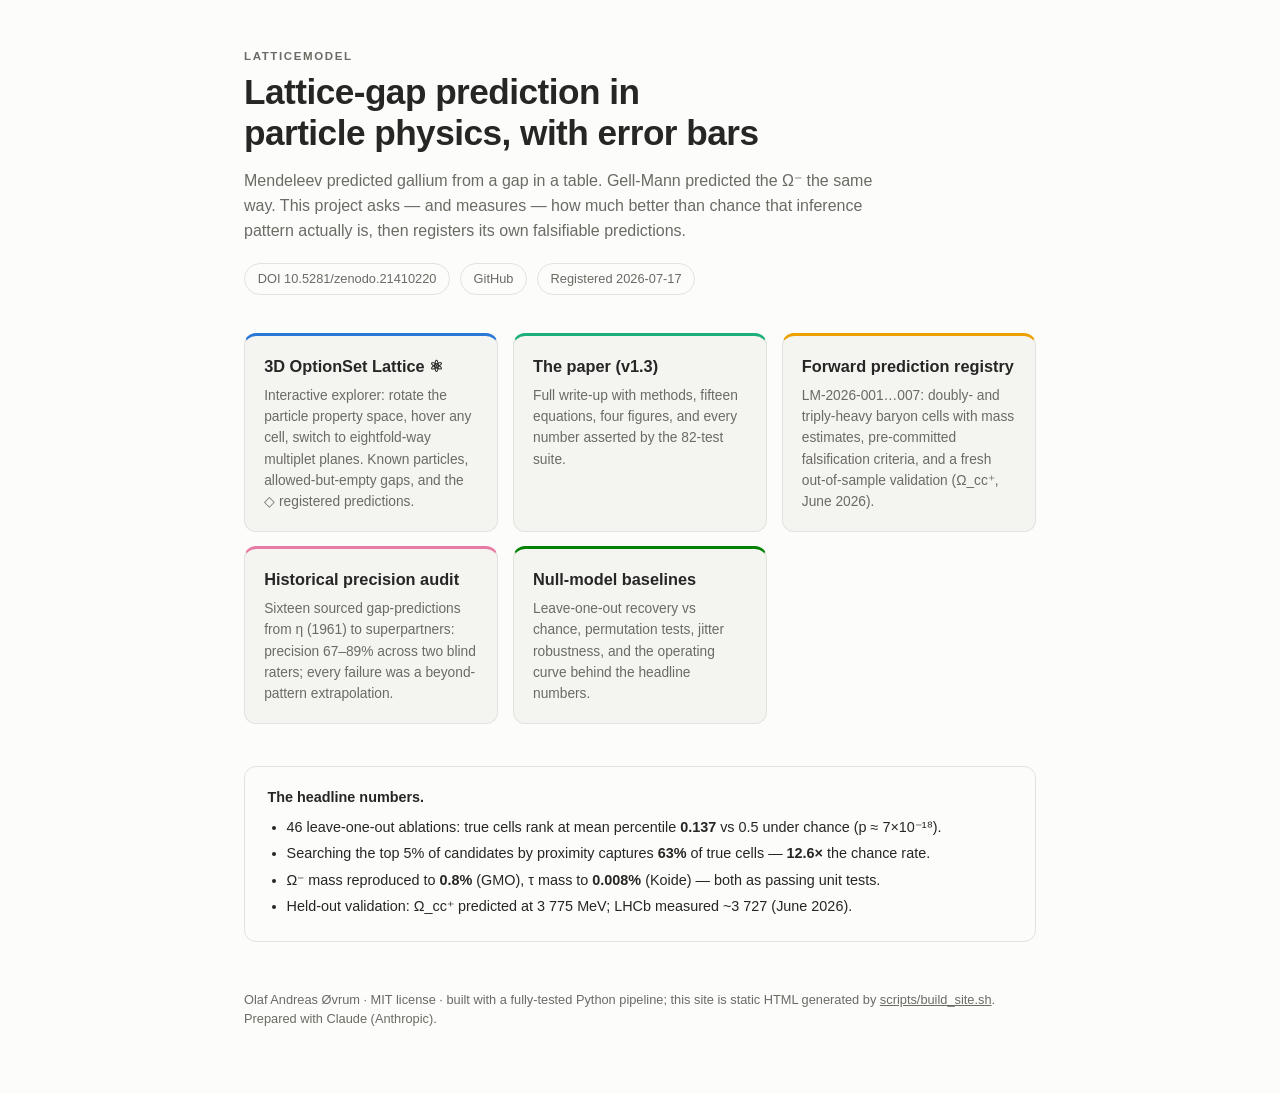
<file: docs/index.html>
<!doctype html>
<html lang="en">
<head>
<meta charset="utf-8">
<meta name="viewport" content="width=device-width, initial-scale=1">
<title>LatticeModel — Lattice-Gap Prediction in Particle Physics</title>
<meta name="description" content="A reproducible statistical evaluation of Mendeleev-style gap-prediction across the particle zoo, with an interactive 3D explorer and the LM-2026 forward prediction registry.">
<style>
  :root {
    --surface: #fcfcfb; --panel: #f4f4f1; --ink: #262625; --ink2: #6b6a63;
    --grid: #e3e3dd; --accent: #2a78d6;
    --s0: #2a78d6; --s1: #008300; --s2: #e87ba4; --s3: #eda100; --s4: #1baf7a;
  }
  @media (prefers-color-scheme: dark) {
    :root { --surface: #1a1a19; --panel: #232322; --ink: #f5f5f2;
            --ink2: #c3c2b7; --grid: #33332f; --accent: #3987e5;
            --s0: #3987e5; --s2: #d55181; --s3: #c98500; --s4: #199e70; }
  }
  * { box-sizing: border-box; }
  body { margin: 0; background: var(--surface); color: var(--ink);
         font: 16px/1.55 -apple-system, BlinkMacSystemFont, "Segoe UI", sans-serif; }
  main { max-width: 52rem; margin: 0 auto; padding: 3rem 1.25rem 4rem; }
  .eyebrow { font-size: 0.72rem; letter-spacing: 0.14em; text-transform: uppercase;
             color: var(--ink2); font-weight: 650; }
  h1 { font-size: clamp(1.6rem, 4vw, 2.2rem); letter-spacing: -0.015em;
       line-height: 1.15; margin: 0.4rem 0 1rem; text-wrap: balance; }
  .lede { color: var(--ink2); max-width: 40rem; margin-bottom: 0.8rem; }
  .badges { display: flex; gap: 0.6rem; flex-wrap: wrap; margin: 1.2rem 0 2.4rem; }
  .badges a { display: inline-flex; align-items: center; gap: 0.4rem;
              font-size: 0.8rem; text-decoration: none; color: var(--ink2);
              border: 1px solid var(--grid); border-radius: 999px;
              padding: 0.32rem 0.8rem; }
  .badges a:hover { color: var(--accent); border-color: var(--accent); }
  .cards { display: grid; gap: 0.9rem;
           grid-template-columns: repeat(auto-fit, minmax(230px, 1fr)); }
  .card { display: block; text-decoration: none; color: inherit;
          background: var(--panel); border: 1px solid var(--grid);
          border-radius: 12px; padding: 1.1rem 1.2rem 1.15rem;
          border-top: 3px solid var(--card-c, var(--grid)); }
  .card:hover { border-color: var(--card-c, var(--accent)); }
  .card h2 { margin: 0 0 0.35rem; font-size: 1.02rem; }
  .card p { margin: 0; font-size: 0.86rem; color: var(--ink2); }
  .numbers { margin: 2.6rem 0 0; padding: 1.2rem 1.4rem;
             border: 1px solid var(--grid); border-radius: 12px;
             font-size: 0.9rem; }
  .numbers strong { font-variant-numeric: tabular-nums; }
  .numbers ul { margin: 0.5rem 0 0; padding-left: 1.2rem; }
  .numbers li { margin: 0.25rem 0; }
  footer { margin-top: 3rem; font-size: 0.8rem; color: var(--ink2); }
  footer a { color: inherit; }
</style>
</head>
<body>
<main>
  <div class="eyebrow">LatticeModel</div>
  <h1>Lattice-gap prediction in particle physics, with error bars</h1>
  <p class="lede">Mendeleev predicted gallium from a gap in a table. Gell-Mann
  predicted the Ω⁻ the same way. This project asks — and measures — how much
  better than chance that inference pattern actually is, then registers its
  own falsifiable predictions.</p>

  <div class="badges">
    <a href="https://doi.org/10.5281/zenodo.21410220">DOI 10.5281/zenodo.21410220</a>
    <a href="https://github.com/OlafAndreas/Lattice-model">GitHub</a>
    <a href="registry.html">Registered 2026-07-17</a>
  </div>

  <div class="cards">
    <a class="card" href="explorer.html" style="--card-c: var(--s0)">
      <h2>3D OptionSet Lattice ⚛</h2>
      <p>Interactive explorer: rotate the particle property space, hover any
      cell, switch to eightfold-way multiplet planes. Known particles,
      allowed-but-empty gaps, and the ◇ registered predictions.</p>
    </a>
    <a class="card" href="paper.html" style="--card-c: var(--s4)">
      <h2>The paper (v1.3)</h2>
      <p>Full write-up with methods, fifteen equations, four figures, and
      every number asserted by the 82-test suite.</p>
    </a>
    <a class="card" href="registry.html" style="--card-c: var(--s3)">
      <h2>Forward prediction registry</h2>
      <p>LM-2026-001…007: doubly- and triply-heavy baryon cells with mass
      estimates, pre-committed falsification criteria, and a fresh
      out-of-sample validation (Ω_cc⁺, June 2026).</p>
    </a>
    <a class="card" href="audit.html" style="--card-c: var(--s2)">
      <h2>Historical precision audit</h2>
      <p>Sixteen sourced gap-predictions from η (1961) to superpartners:
      precision 67–89% across two blind raters; every failure was a
      beyond-pattern extrapolation.</p>
    </a>
    <a class="card" href="nullmodels.html" style="--card-c: var(--s1)">
      <h2>Null-model baselines</h2>
      <p>Leave-one-out recovery vs chance, permutation tests, jitter
      robustness, and the operating curve behind the headline numbers.</p>
    </a>
  </div>

  <div class="numbers">
    <strong>The headline numbers.</strong>
    <ul>
      <li>46 leave-one-out ablations: true cells rank at mean percentile
      <strong>0.137</strong> vs 0.5 under chance (p ≈ 7×10⁻¹⁸).</li>
      <li>Searching the top 5% of candidates by proximity captures
      <strong>63%</strong> of true cells — <strong>12.6×</strong> the chance
      rate.</li>
      <li>Ω⁻ mass reproduced to <strong>0.8%</strong> (GMO), τ mass to
      <strong>0.008%</strong> (Koide) — both as passing unit tests.</li>
      <li>Held-out validation: Ω_cc⁺ predicted at 3 775 MeV; LHCb measured
      ~3 727 (June 2026).</li>
    </ul>
  </div>

  <footer>
    Olaf Andreas Øvrum · MIT license · built with a fully-tested Python
    pipeline; this site is static HTML generated by
    <a href="https://github.com/OlafAndreas/Lattice-model/blob/main/scripts/build_site.sh">scripts/build_site.sh</a>.
    Prepared with Claude (Anthropic).
  </footer>
</main>
</body>
</html>
</file>
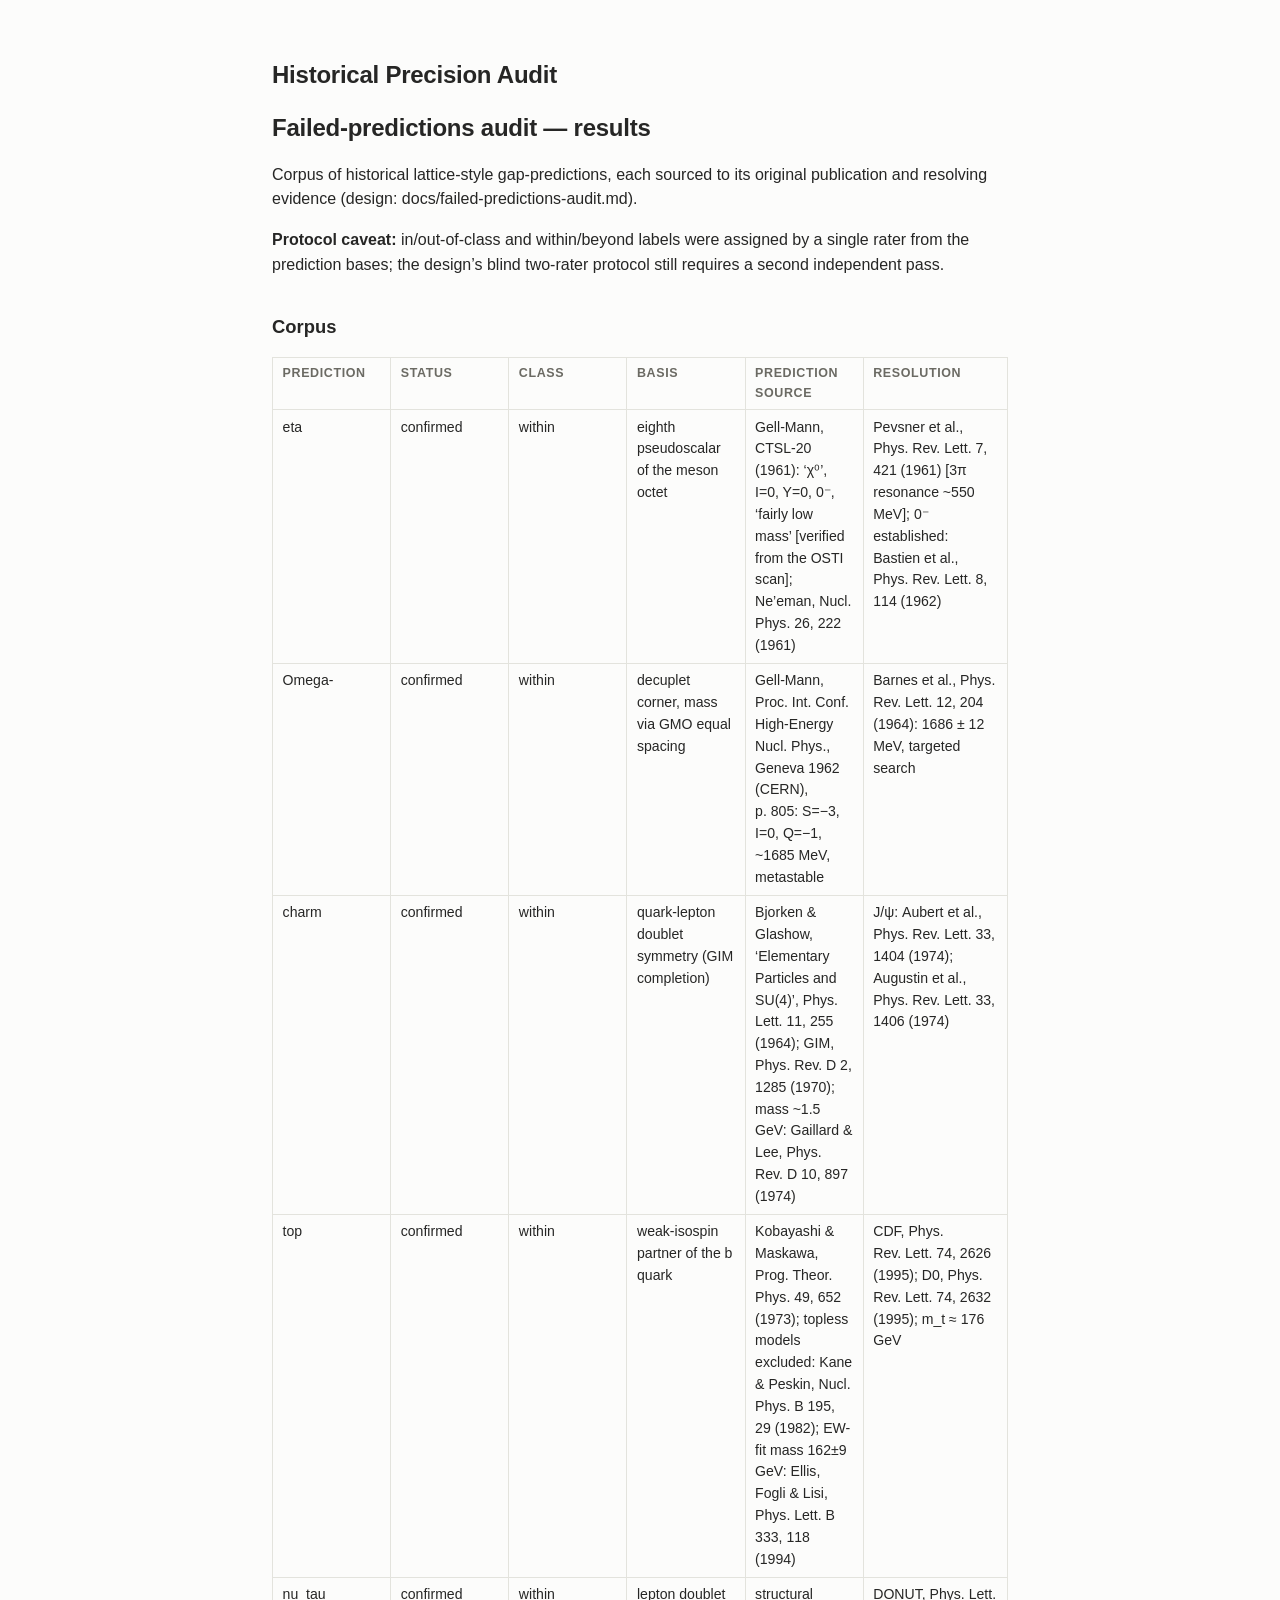
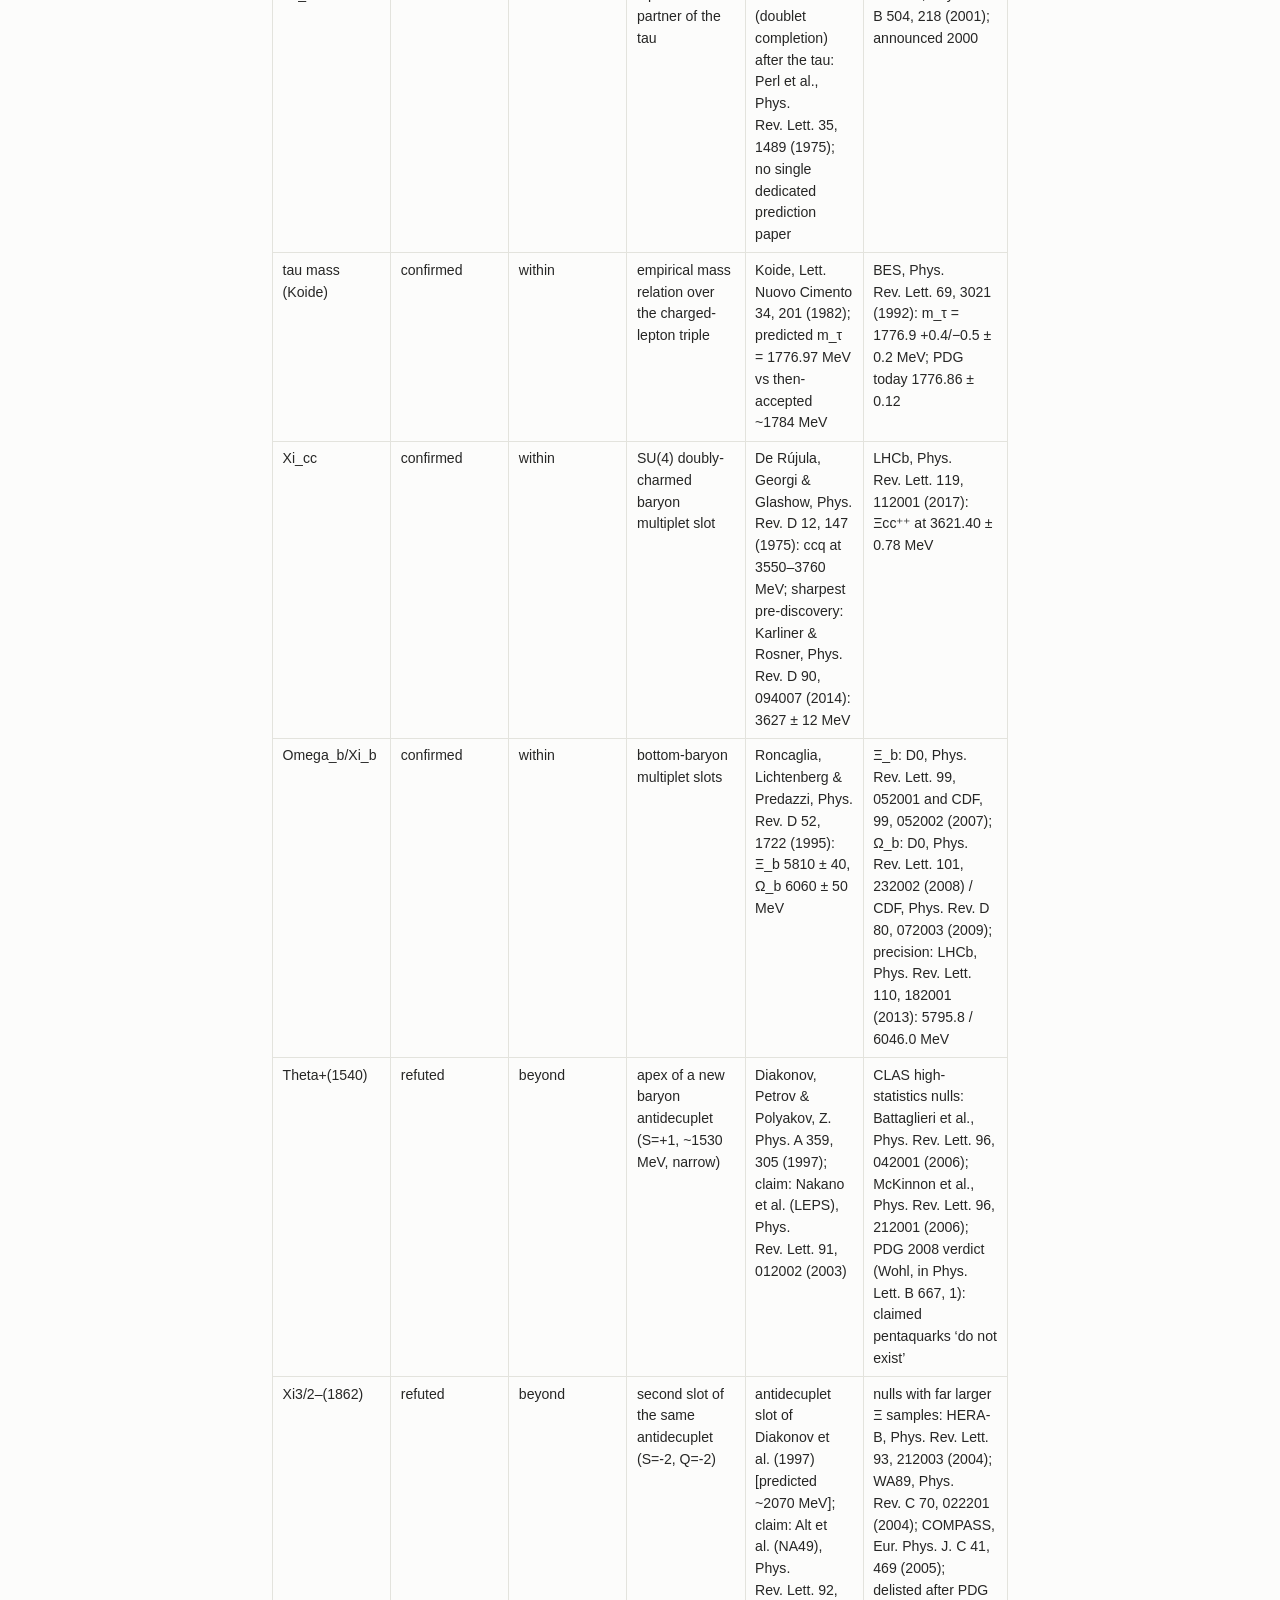
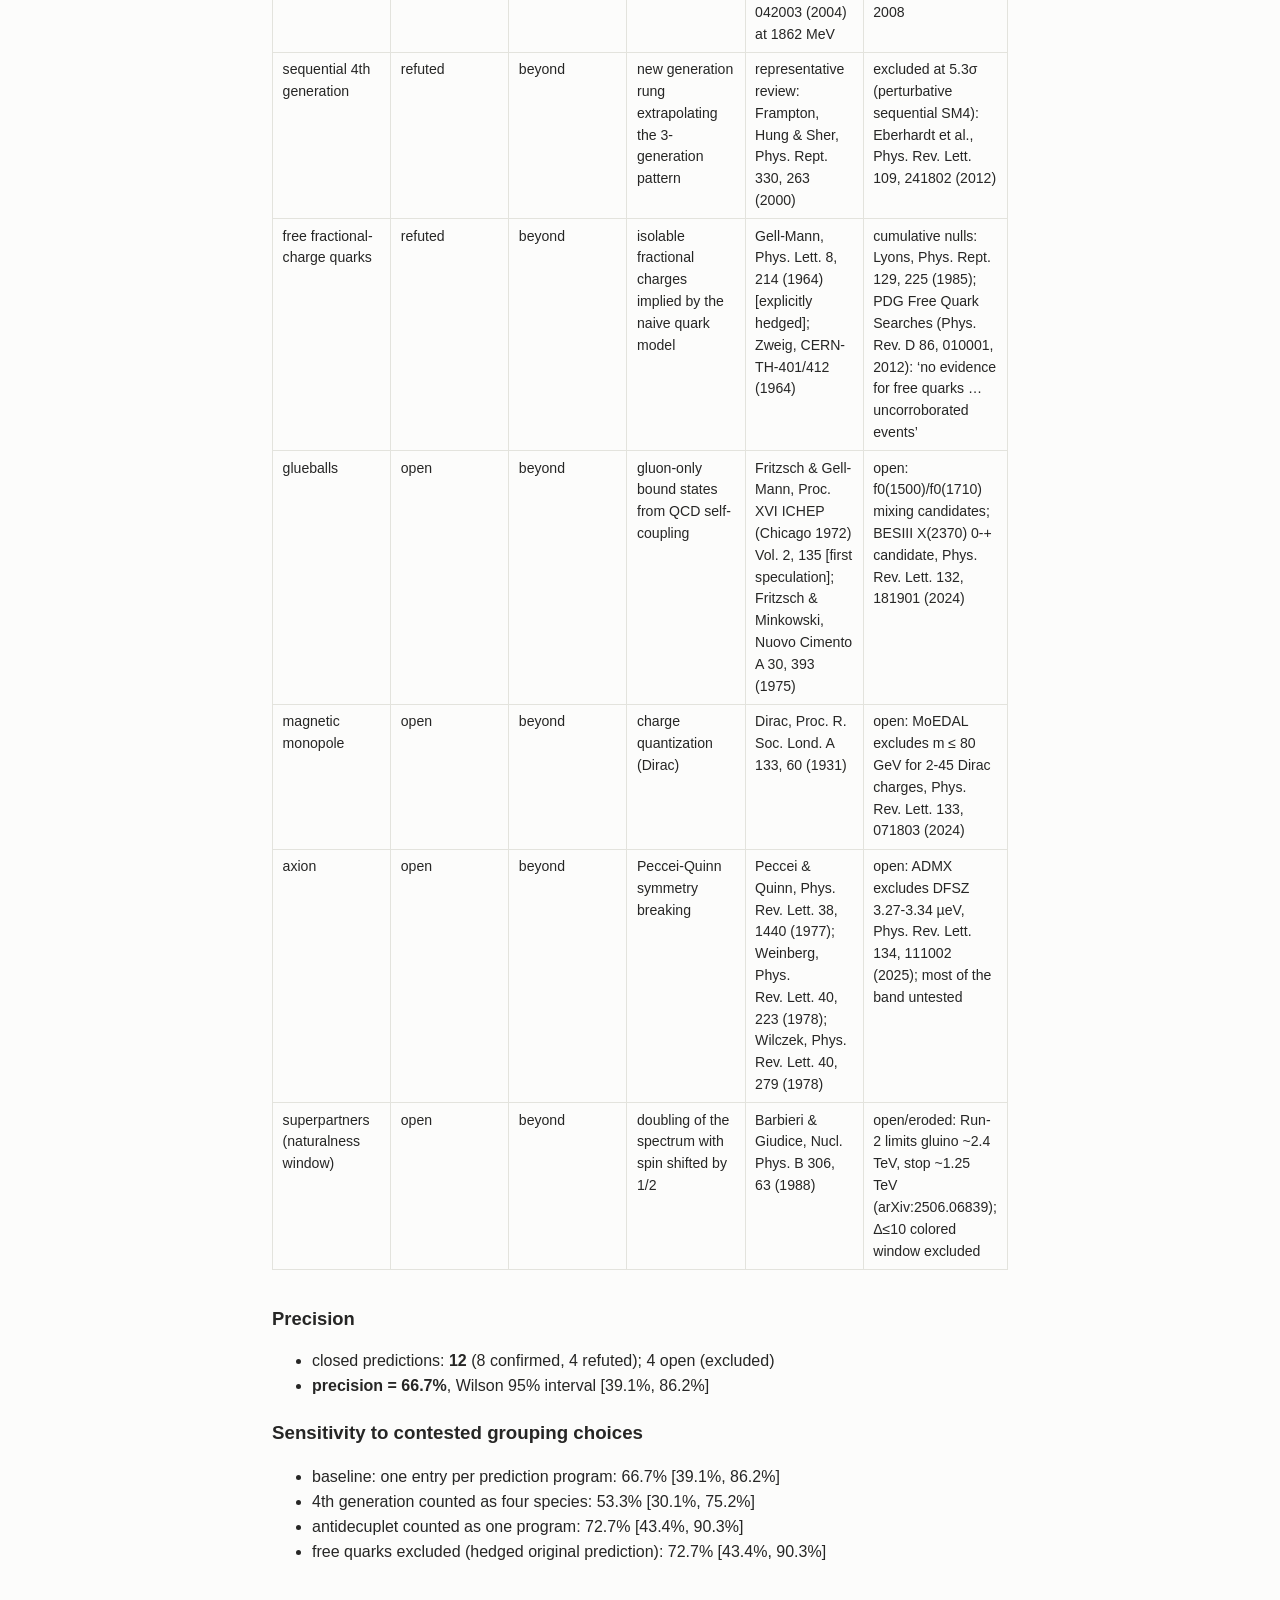
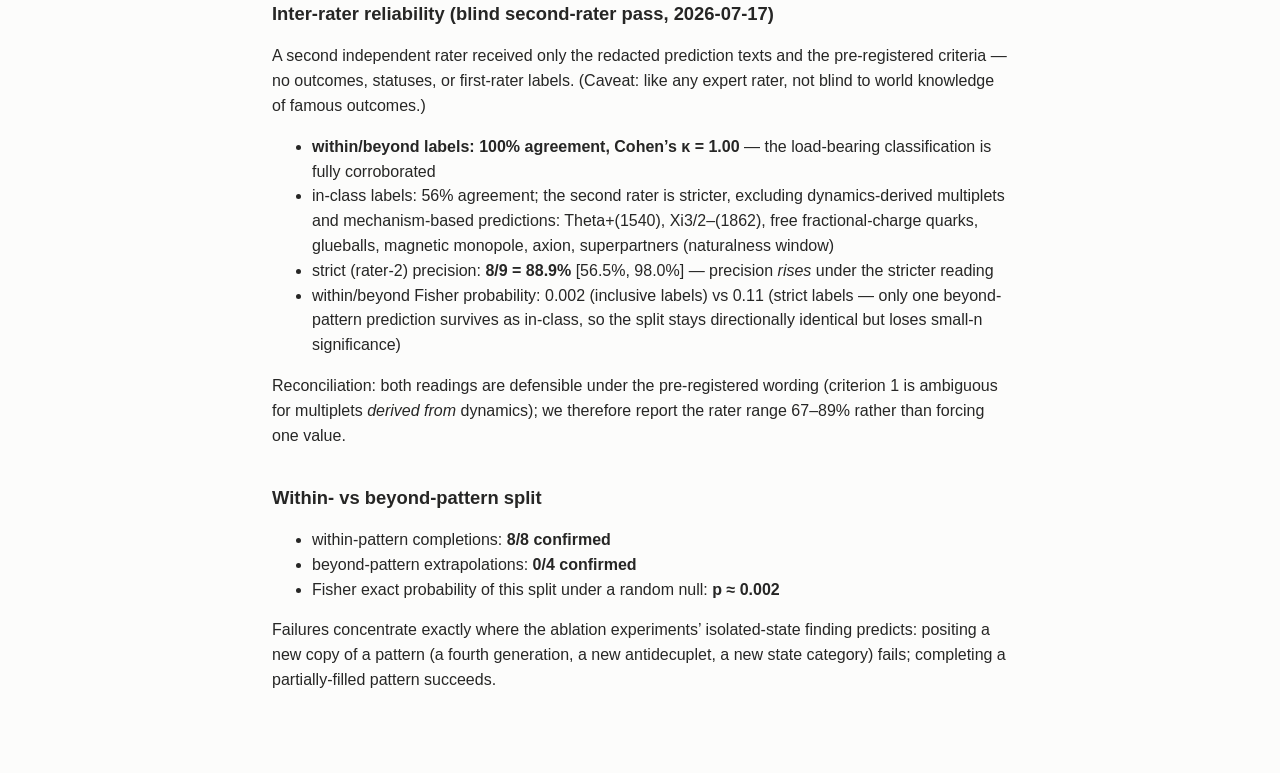
<file: docs/audit.html>
<!DOCTYPE html>
<html xmlns="http://www.w3.org/1999/xhtml">
<head>
  <meta charset="utf-8" />
  <meta name="generator" content="pandoc" />
  <meta name="viewport" content="width=device-width, initial-scale=1.0, user-scalable=yes" />
  <title>Historical Precision Audit</title>
  <style>
    /* Default styles provided by pandoc.
    ** See https://pandoc.org/MANUAL.html#variables-for-html for config info.
    */
    span.smallcaps{font-variant: small-caps;}
    div.columns{display: flex; gap: min(4vw, 1.5em);}
    div.column{flex: auto; overflow-x: auto;}
    div.hanging-indent{margin-left: 1.5em; text-indent: -1.5em;}
    /* The extra [class] is a hack that increases specificity enough to
       override a similar rule in reveal.js */
    ul.task-list[class]{list-style: none;}
    ul.task-list li input[type="checkbox"] {
      font-size: inherit;
      width: 0.8em;
      margin: 0 0.8em 0.2em -1.6em;
      vertical-align: middle;
    }
    .display.math{display: block; text-align: center; margin: 0.5rem auto;}
  </style>
  <link rel="stylesheet" href="site.css" />
</head>
<body>
<header id="title-block-header">
<h1 class="title">Historical Precision Audit</h1>
</header>
<h1 id="failed-predictions-audit-results">Failed-predictions audit —
results</h1>
<p>Corpus of historical lattice-style gap-predictions, each sourced to
its original publication and resolving evidence (design:
docs/failed-predictions-audit.md).</p>
<p><strong>Protocol caveat:</strong> in/out-of-class and within/beyond
labels were assigned by a single rater from the prediction bases; the
design’s blind two-rater protocol still requires a second independent
pass.</p>
<h2 id="corpus">Corpus</h2>
<table style="width:100%;">
<colgroup>
<col style="width: 16%" />
<col style="width: 16%" />
<col style="width: 16%" />
<col style="width: 16%" />
<col style="width: 16%" />
<col style="width: 16%" />
</colgroup>
<thead>
<tr>
<th>prediction</th>
<th>status</th>
<th>class</th>
<th>basis</th>
<th>prediction source</th>
<th>resolution</th>
</tr>
</thead>
<tbody>
<tr>
<td>eta</td>
<td>confirmed</td>
<td>within</td>
<td>eighth pseudoscalar of the meson octet</td>
<td>Gell-Mann, CTSL-20 (1961): ‘χ⁰’, I=0, Y=0, 0⁻, ‘fairly low mass’
[verified from the OSTI scan]; Ne’eman, Nucl. Phys. 26, 222 (1961)</td>
<td>Pevsner et al., Phys. Rev. Lett. 7, 421 (1961) [3π resonance ~550
MeV]; 0⁻ established: Bastien et al., Phys. Rev. Lett. 8, 114
(1962)</td>
</tr>
<tr>
<td>Omega-</td>
<td>confirmed</td>
<td>within</td>
<td>decuplet corner, mass via GMO equal spacing</td>
<td>Gell-Mann, Proc. Int. Conf. High-Energy Nucl. Phys., Geneva 1962
(CERN), p. 805: S=−3, I=0, Q=−1, ~1685 MeV, metastable</td>
<td>Barnes et al., Phys. Rev. Lett. 12, 204 (1964): 1686 ± 12 MeV,
targeted search</td>
</tr>
<tr>
<td>charm</td>
<td>confirmed</td>
<td>within</td>
<td>quark-lepton doublet symmetry (GIM completion)</td>
<td>Bjorken &amp; Glashow, ‘Elementary Particles and SU(4)’, Phys. Lett.
11, 255 (1964); GIM, Phys. Rev. D 2, 1285 (1970); mass ~1.5 GeV:
Gaillard &amp; Lee, Phys. Rev. D 10, 897 (1974)</td>
<td>J/ψ: Aubert et al., Phys. Rev. Lett. 33, 1404 (1974); Augustin et
al., Phys. Rev. Lett. 33, 1406 (1974)</td>
</tr>
<tr>
<td>top</td>
<td>confirmed</td>
<td>within</td>
<td>weak-isospin partner of the b quark</td>
<td>Kobayashi &amp; Maskawa, Prog. Theor. Phys. 49, 652 (1973); topless
models excluded: Kane &amp; Peskin, Nucl. Phys. B 195, 29 (1982); EW-fit
mass 162±9 GeV: Ellis, Fogli &amp; Lisi, Phys. Lett. B 333, 118
(1994)</td>
<td>CDF, Phys. Rev. Lett. 74, 2626 (1995); D0, Phys. Rev. Lett. 74, 2632
(1995); m_t ≈ 176 GeV</td>
</tr>
<tr>
<td>nu_tau</td>
<td>confirmed</td>
<td>within</td>
<td>lepton doublet partner of the tau</td>
<td>structural (doublet completion) after the tau: Perl et al., Phys.
Rev. Lett. 35, 1489 (1975); no single dedicated prediction paper</td>
<td>DONUT, Phys. Lett. B 504, 218 (2001); announced 2000</td>
</tr>
<tr>
<td>tau mass (Koide)</td>
<td>confirmed</td>
<td>within</td>
<td>empirical mass relation over the charged-lepton triple</td>
<td>Koide, Lett. Nuovo Cimento 34, 201 (1982); predicted m_τ = 1776.97
MeV vs then-accepted ~1784 MeV</td>
<td>BES, Phys. Rev. Lett. 69, 3021 (1992): m_τ = 1776.9 +0.4/−0.5 ± 0.2
MeV; PDG today 1776.86 ± 0.12</td>
</tr>
<tr>
<td>Xi_cc</td>
<td>confirmed</td>
<td>within</td>
<td>SU(4) doubly-charmed baryon multiplet slot</td>
<td>De Rújula, Georgi &amp; Glashow, Phys. Rev. D 12, 147 (1975): ccq at
3550–3760 MeV; sharpest pre-discovery: Karliner &amp; Rosner, Phys.
Rev. D 90, 094007 (2014): 3627 ± 12 MeV</td>
<td>LHCb, Phys. Rev. Lett. 119, 112001 (2017): Ξcc⁺⁺ at 3621.40 ± 0.78
MeV</td>
</tr>
<tr>
<td>Omega_b/Xi_b</td>
<td>confirmed</td>
<td>within</td>
<td>bottom-baryon multiplet slots</td>
<td>Roncaglia, Lichtenberg &amp; Predazzi, Phys. Rev. D 52, 1722 (1995):
Ξ_b 5810 ± 40, Ω_b 6060 ± 50 MeV</td>
<td>Ξ_b: D0, Phys. Rev. Lett. 99, 052001 and CDF, 99, 052002 (2007);
Ω_b: D0, Phys. Rev. Lett. 101, 232002 (2008) / CDF, Phys. Rev. D 80,
072003 (2009); precision: LHCb, Phys. Rev. Lett. 110, 182001 (2013):
5795.8 / 6046.0 MeV</td>
</tr>
<tr>
<td>Theta+(1540)</td>
<td>refuted</td>
<td>beyond</td>
<td>apex of a new baryon antidecuplet (S=+1, ~1530 MeV, narrow)</td>
<td>Diakonov, Petrov &amp; Polyakov, Z. Phys. A 359, 305 (1997); claim:
Nakano et al. (LEPS), Phys. Rev. Lett. 91, 012002 (2003)</td>
<td>CLAS high-statistics nulls: Battaglieri et al., Phys. Rev. Lett. 96,
042001 (2006); McKinnon et al., Phys. Rev. Lett. 96, 212001 (2006); PDG
2008 verdict (Wohl, in Phys. Lett. B 667, 1): claimed pentaquarks ‘do
not exist’</td>
</tr>
<tr>
<td>Xi3/2–(1862)</td>
<td>refuted</td>
<td>beyond</td>
<td>second slot of the same antidecuplet (S=-2, Q=-2)</td>
<td>antidecuplet slot of Diakonov et al. (1997) [predicted ~2070 MeV];
claim: Alt et al. (NA49), Phys. Rev. Lett. 92, 042003 (2004) at 1862
MeV</td>
<td>nulls with far larger Ξ samples: HERA-B, Phys. Rev. Lett. 93, 212003
(2004); WA89, Phys. Rev. C 70, 022201 (2004); COMPASS, Eur. Phys. J. C
41, 469 (2005); delisted after PDG 2008</td>
</tr>
<tr>
<td>sequential 4th generation</td>
<td>refuted</td>
<td>beyond</td>
<td>new generation rung extrapolating the 3-generation pattern</td>
<td>representative review: Frampton, Hung &amp; Sher, Phys. Rept. 330,
263 (2000)</td>
<td>excluded at 5.3σ (perturbative sequential SM4): Eberhardt et al.,
Phys. Rev. Lett. 109, 241802 (2012)</td>
</tr>
<tr>
<td>free fractional-charge quarks</td>
<td>refuted</td>
<td>beyond</td>
<td>isolable fractional charges implied by the naive quark model</td>
<td>Gell-Mann, Phys. Lett. 8, 214 (1964) [explicitly hedged]; Zweig,
CERN-TH-401/412 (1964)</td>
<td>cumulative nulls: Lyons, Phys. Rept. 129, 225 (1985); PDG Free Quark
Searches (Phys. Rev. D 86, 010001, 2012): ‘no evidence for free quarks …
uncorroborated events’</td>
</tr>
<tr>
<td>glueballs</td>
<td>open</td>
<td>beyond</td>
<td>gluon-only bound states from QCD self-coupling</td>
<td>Fritzsch &amp; Gell-Mann, Proc. XVI ICHEP (Chicago 1972) Vol. 2, 135
[first speculation]; Fritzsch &amp; Minkowski, Nuovo Cimento A 30, 393
(1975)</td>
<td>open: f0(1500)/f0(1710) mixing candidates; BESIII X(2370) 0-+
candidate, Phys. Rev. Lett. 132, 181901 (2024)</td>
</tr>
<tr>
<td>magnetic monopole</td>
<td>open</td>
<td>beyond</td>
<td>charge quantization (Dirac)</td>
<td>Dirac, Proc. R. Soc. Lond. A 133, 60 (1931)</td>
<td>open: MoEDAL excludes m ≤ 80 GeV for 2-45 Dirac charges, Phys.
Rev. Lett. 133, 071803 (2024)</td>
</tr>
<tr>
<td>axion</td>
<td>open</td>
<td>beyond</td>
<td>Peccei-Quinn symmetry breaking</td>
<td>Peccei &amp; Quinn, Phys. Rev. Lett. 38, 1440 (1977); Weinberg,
Phys. Rev. Lett. 40, 223 (1978); Wilczek, Phys. Rev. Lett. 40, 279
(1978)</td>
<td>open: ADMX excludes DFSZ 3.27-3.34 µeV, Phys. Rev. Lett. 134, 111002
(2025); most of the band untested</td>
</tr>
<tr>
<td>superpartners (naturalness window)</td>
<td>open</td>
<td>beyond</td>
<td>doubling of the spectrum with spin shifted by 1/2</td>
<td>Barbieri &amp; Giudice, Nucl. Phys. B 306, 63 (1988)</td>
<td>open/eroded: Run-2 limits gluino ~2.4 TeV, stop ~1.25 TeV
(arXiv:2506.06839); Δ≤10 colored window excluded</td>
</tr>
</tbody>
</table>
<h2 id="precision">Precision</h2>
<ul>
<li>closed predictions: <strong>12</strong> (8 confirmed, 4 refuted); 4
open (excluded)</li>
<li><strong>precision = 66.7%</strong>, Wilson 95% interval [39.1%,
86.2%]</li>
</ul>
<h3 id="sensitivity-to-contested-grouping-choices">Sensitivity to
contested grouping choices</h3>
<ul>
<li>baseline: one entry per prediction program: 66.7% [39.1%,
86.2%]</li>
<li>4th generation counted as four species: 53.3% [30.1%, 75.2%]</li>
<li>antidecuplet counted as one program: 72.7% [43.4%, 90.3%]</li>
<li>free quarks excluded (hedged original prediction): 72.7% [43.4%,
90.3%]</li>
</ul>
<h2
id="inter-rater-reliability-blind-second-rater-pass-2026-07-17">Inter-rater
reliability (blind second-rater pass, 2026-07-17)</h2>
<p>A second independent rater received only the redacted prediction
texts and the pre-registered criteria — no outcomes, statuses, or
first-rater labels. (Caveat: like any expert rater, not blind to world
knowledge of famous outcomes.)</p>
<ul>
<li><strong>within/beyond labels: 100% agreement, Cohen’s κ =
1.00</strong> — the load-bearing classification is fully
corroborated</li>
<li>in-class labels: 56% agreement; the second rater is stricter,
excluding dynamics-derived multiplets and mechanism-based predictions:
Theta+(1540), Xi3/2–(1862), free fractional-charge quarks, glueballs,
magnetic monopole, axion, superpartners (naturalness window)</li>
<li>strict (rater-2) precision: <strong>8/9 = 88.9%</strong> [56.5%,
98.0%] — precision <em>rises</em> under the stricter reading</li>
<li>within/beyond Fisher probability: 0.002 (inclusive labels) vs 0.11
(strict labels — only one beyond-pattern prediction survives as
in-class, so the split stays directionally identical but loses small-n
significance)</li>
</ul>
<p>Reconciliation: both readings are defensible under the pre-registered
wording (criterion 1 is ambiguous for multiplets <em>derived from</em>
dynamics); we therefore report the rater range 67–89% rather than
forcing one value.</p>
<h2 id="within--vs-beyond-pattern-split">Within- vs beyond-pattern
split</h2>
<ul>
<li>within-pattern completions: <strong>8/8 confirmed</strong></li>
<li>beyond-pattern extrapolations: <strong>0/4 confirmed</strong></li>
<li>Fisher exact probability of this split under a random null:
<strong>p ≈ 0.002</strong></li>
</ul>
<p>Failures concentrate exactly where the ablation experiments’
isolated-state finding predicts: positing a new copy of a pattern (a
fourth generation, a new antidecuplet, a new state category) fails;
completing a partially-filled pattern succeeds.</p>
</body>
</html>
</file>
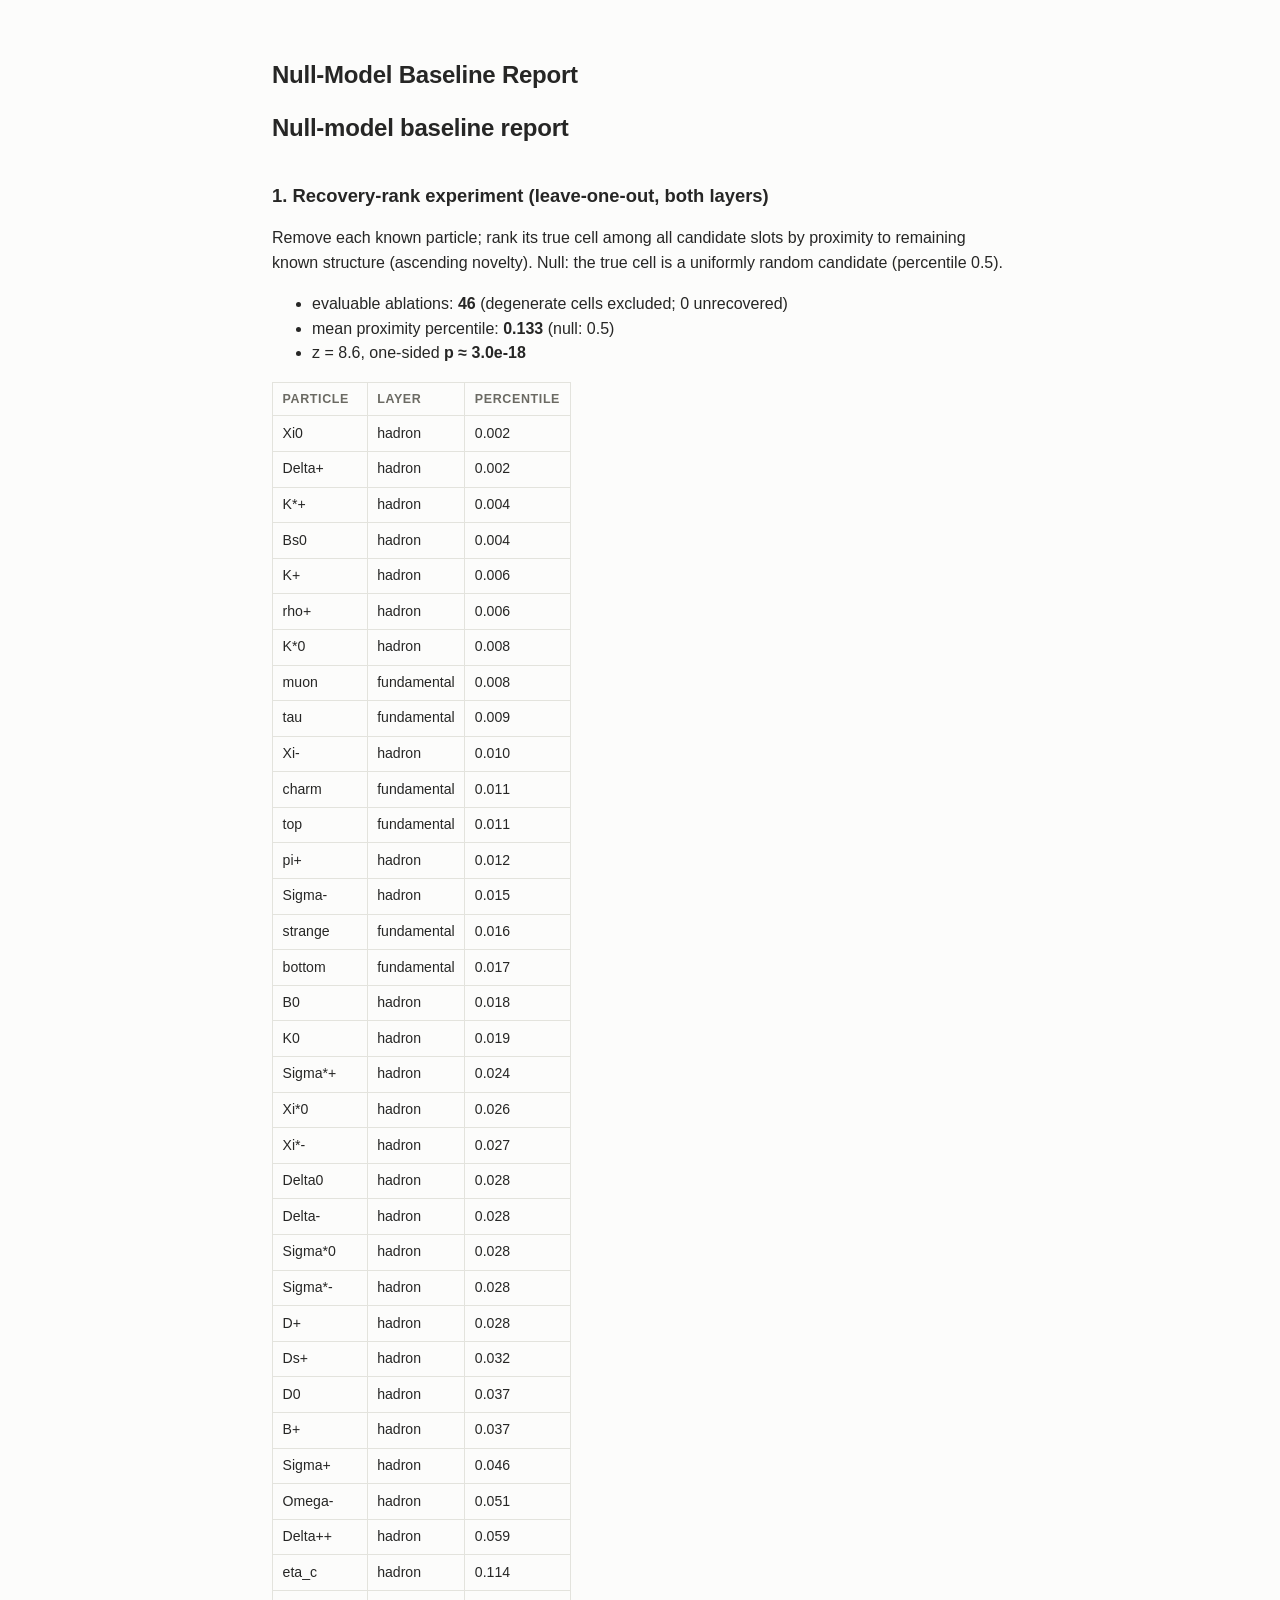
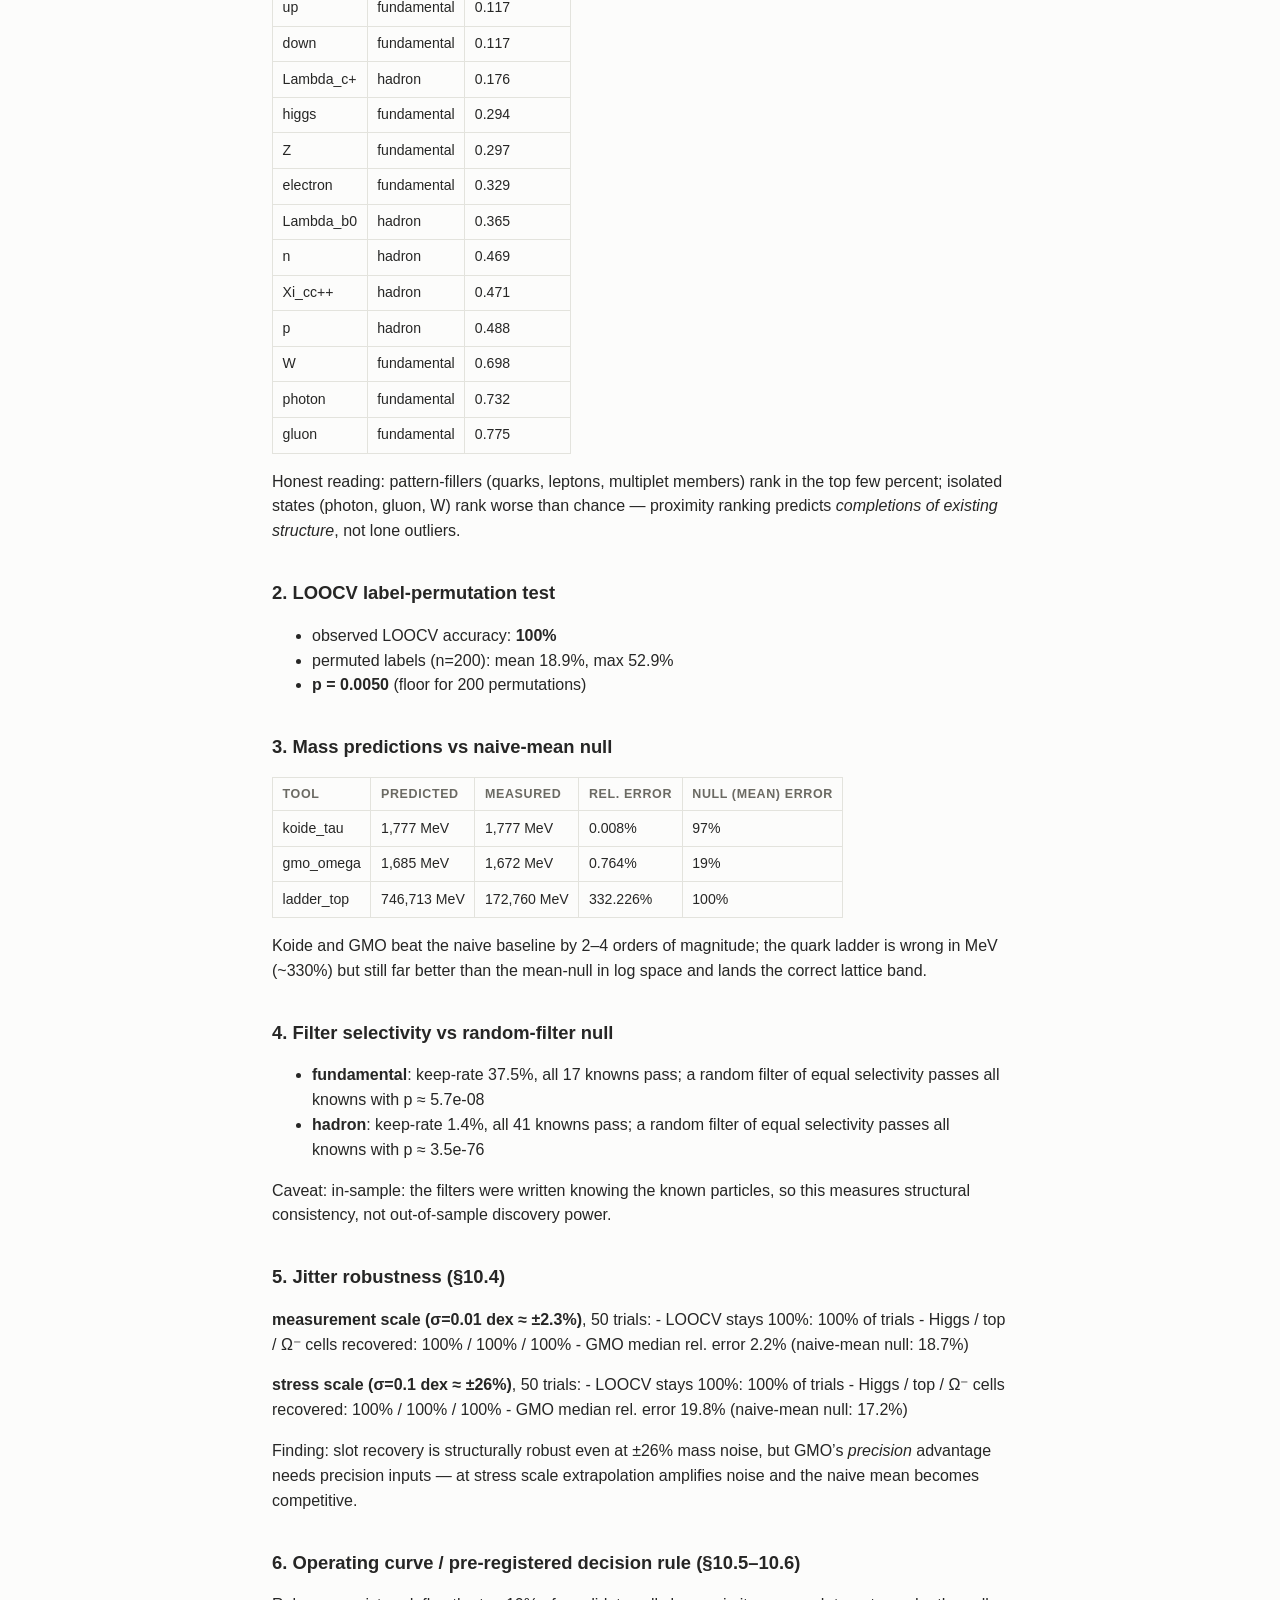
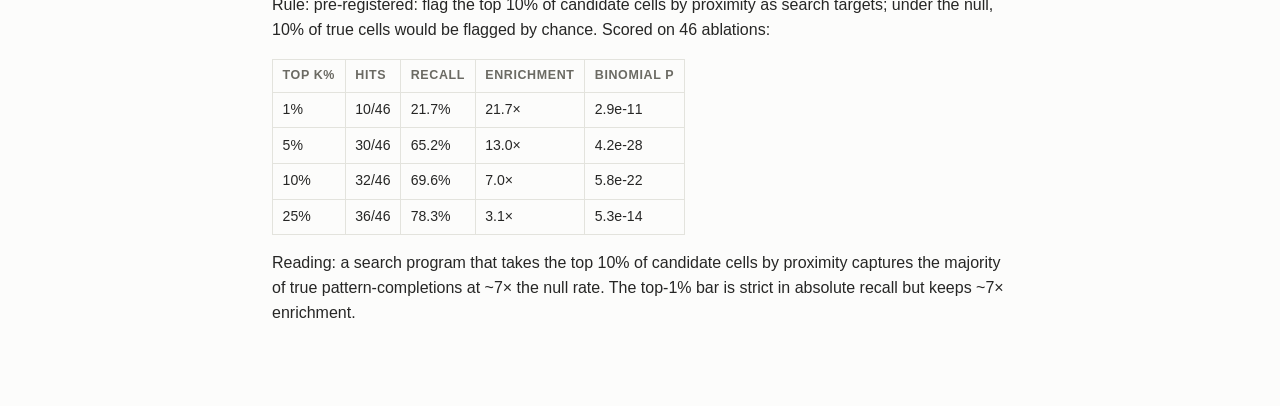
<file: docs/nullmodels.html>
<!DOCTYPE html>
<html xmlns="http://www.w3.org/1999/xhtml">
<head>
  <meta charset="utf-8" />
  <meta name="generator" content="pandoc" />
  <meta name="viewport" content="width=device-width, initial-scale=1.0, user-scalable=yes" />
  <title>Null-Model Baseline Report</title>
  <style>
    /* Default styles provided by pandoc.
    ** See https://pandoc.org/MANUAL.html#variables-for-html for config info.
    */
    span.smallcaps{font-variant: small-caps;}
    div.columns{display: flex; gap: min(4vw, 1.5em);}
    div.column{flex: auto; overflow-x: auto;}
    div.hanging-indent{margin-left: 1.5em; text-indent: -1.5em;}
    /* The extra [class] is a hack that increases specificity enough to
       override a similar rule in reveal.js */
    ul.task-list[class]{list-style: none;}
    ul.task-list li input[type="checkbox"] {
      font-size: inherit;
      width: 0.8em;
      margin: 0 0.8em 0.2em -1.6em;
      vertical-align: middle;
    }
    .display.math{display: block; text-align: center; margin: 0.5rem auto;}
  </style>
  <link rel="stylesheet" href="site.css" />
</head>
<body>
<header id="title-block-header">
<h1 class="title">Null-Model Baseline Report</h1>
</header>
<h1 id="null-model-baseline-report">Null-model baseline report</h1>
<h2 id="recovery-rank-experiment-leave-one-out-both-layers">1.
Recovery-rank experiment (leave-one-out, both layers)</h2>
<p>Remove each known particle; rank its true cell among all candidate
slots by proximity to remaining known structure (ascending novelty).
Null: the true cell is a uniformly random candidate (percentile
0.5).</p>
<ul>
<li>evaluable ablations: <strong>46</strong> (degenerate cells excluded;
0 unrecovered)</li>
<li>mean proximity percentile: <strong>0.133</strong> (null: 0.5)</li>
<li>z = 8.6, one-sided <strong>p ≈ 3.0e-18</strong></li>
</ul>
<table>
<thead>
<tr>
<th>particle</th>
<th>layer</th>
<th>percentile</th>
</tr>
</thead>
<tbody>
<tr>
<td>Xi0</td>
<td>hadron</td>
<td>0.002</td>
</tr>
<tr>
<td>Delta+</td>
<td>hadron</td>
<td>0.002</td>
</tr>
<tr>
<td>K*+</td>
<td>hadron</td>
<td>0.004</td>
</tr>
<tr>
<td>Bs0</td>
<td>hadron</td>
<td>0.004</td>
</tr>
<tr>
<td>K+</td>
<td>hadron</td>
<td>0.006</td>
</tr>
<tr>
<td>rho+</td>
<td>hadron</td>
<td>0.006</td>
</tr>
<tr>
<td>K*0</td>
<td>hadron</td>
<td>0.008</td>
</tr>
<tr>
<td>muon</td>
<td>fundamental</td>
<td>0.008</td>
</tr>
<tr>
<td>tau</td>
<td>fundamental</td>
<td>0.009</td>
</tr>
<tr>
<td>Xi-</td>
<td>hadron</td>
<td>0.010</td>
</tr>
<tr>
<td>charm</td>
<td>fundamental</td>
<td>0.011</td>
</tr>
<tr>
<td>top</td>
<td>fundamental</td>
<td>0.011</td>
</tr>
<tr>
<td>pi+</td>
<td>hadron</td>
<td>0.012</td>
</tr>
<tr>
<td>Sigma-</td>
<td>hadron</td>
<td>0.015</td>
</tr>
<tr>
<td>strange</td>
<td>fundamental</td>
<td>0.016</td>
</tr>
<tr>
<td>bottom</td>
<td>fundamental</td>
<td>0.017</td>
</tr>
<tr>
<td>B0</td>
<td>hadron</td>
<td>0.018</td>
</tr>
<tr>
<td>K0</td>
<td>hadron</td>
<td>0.019</td>
</tr>
<tr>
<td>Sigma*+</td>
<td>hadron</td>
<td>0.024</td>
</tr>
<tr>
<td>Xi*0</td>
<td>hadron</td>
<td>0.026</td>
</tr>
<tr>
<td>Xi*-</td>
<td>hadron</td>
<td>0.027</td>
</tr>
<tr>
<td>Delta0</td>
<td>hadron</td>
<td>0.028</td>
</tr>
<tr>
<td>Delta-</td>
<td>hadron</td>
<td>0.028</td>
</tr>
<tr>
<td>Sigma*0</td>
<td>hadron</td>
<td>0.028</td>
</tr>
<tr>
<td>Sigma*-</td>
<td>hadron</td>
<td>0.028</td>
</tr>
<tr>
<td>D+</td>
<td>hadron</td>
<td>0.028</td>
</tr>
<tr>
<td>Ds+</td>
<td>hadron</td>
<td>0.032</td>
</tr>
<tr>
<td>D0</td>
<td>hadron</td>
<td>0.037</td>
</tr>
<tr>
<td>B+</td>
<td>hadron</td>
<td>0.037</td>
</tr>
<tr>
<td>Sigma+</td>
<td>hadron</td>
<td>0.046</td>
</tr>
<tr>
<td>Omega-</td>
<td>hadron</td>
<td>0.051</td>
</tr>
<tr>
<td>Delta++</td>
<td>hadron</td>
<td>0.059</td>
</tr>
<tr>
<td>eta_c</td>
<td>hadron</td>
<td>0.114</td>
</tr>
<tr>
<td>up</td>
<td>fundamental</td>
<td>0.117</td>
</tr>
<tr>
<td>down</td>
<td>fundamental</td>
<td>0.117</td>
</tr>
<tr>
<td>Lambda_c+</td>
<td>hadron</td>
<td>0.176</td>
</tr>
<tr>
<td>higgs</td>
<td>fundamental</td>
<td>0.294</td>
</tr>
<tr>
<td>Z</td>
<td>fundamental</td>
<td>0.297</td>
</tr>
<tr>
<td>electron</td>
<td>fundamental</td>
<td>0.329</td>
</tr>
<tr>
<td>Lambda_b0</td>
<td>hadron</td>
<td>0.365</td>
</tr>
<tr>
<td>n</td>
<td>hadron</td>
<td>0.469</td>
</tr>
<tr>
<td>Xi_cc++</td>
<td>hadron</td>
<td>0.471</td>
</tr>
<tr>
<td>p</td>
<td>hadron</td>
<td>0.488</td>
</tr>
<tr>
<td>W</td>
<td>fundamental</td>
<td>0.698</td>
</tr>
<tr>
<td>photon</td>
<td>fundamental</td>
<td>0.732</td>
</tr>
<tr>
<td>gluon</td>
<td>fundamental</td>
<td>0.775</td>
</tr>
</tbody>
</table>
<p>Honest reading: pattern-fillers (quarks, leptons, multiplet members)
rank in the top few percent; isolated states (photon, gluon, W) rank
worse than chance — proximity ranking predicts <em>completions of
existing structure</em>, not lone outliers.</p>
<h2 id="loocv-label-permutation-test">2. LOOCV label-permutation
test</h2>
<ul>
<li>observed LOOCV accuracy: <strong>100%</strong></li>
<li>permuted labels (n=200): mean 18.9%, max 52.9%</li>
<li><strong>p = 0.0050</strong> (floor for 200 permutations)</li>
</ul>
<h2 id="mass-predictions-vs-naive-mean-null">3. Mass predictions vs
naive-mean null</h2>
<table>
<thead>
<tr>
<th>tool</th>
<th>predicted</th>
<th>measured</th>
<th>rel. error</th>
<th>null (mean) error</th>
</tr>
</thead>
<tbody>
<tr>
<td>koide_tau</td>
<td>1,777 MeV</td>
<td>1,777 MeV</td>
<td>0.008%</td>
<td>97%</td>
</tr>
<tr>
<td>gmo_omega</td>
<td>1,685 MeV</td>
<td>1,672 MeV</td>
<td>0.764%</td>
<td>19%</td>
</tr>
<tr>
<td>ladder_top</td>
<td>746,713 MeV</td>
<td>172,760 MeV</td>
<td>332.226%</td>
<td>100%</td>
</tr>
</tbody>
</table>
<p>Koide and GMO beat the naive baseline by 2–4 orders of magnitude; the
quark ladder is wrong in MeV (~330%) but still far better than the
mean-null in log space and lands the correct lattice band.</p>
<h2 id="filter-selectivity-vs-random-filter-null">4. Filter selectivity
vs random-filter null</h2>
<ul>
<li><strong>fundamental</strong>: keep-rate 37.5%, all 17 knowns pass; a
random filter of equal selectivity passes all knowns with p ≈
5.7e-08</li>
<li><strong>hadron</strong>: keep-rate 1.4%, all 41 knowns pass; a
random filter of equal selectivity passes all knowns with p ≈
3.5e-76</li>
</ul>
<p>Caveat: in-sample: the filters were written knowing the known
particles, so this measures structural consistency, not out-of-sample
discovery power.</p>
<h2 id="jitter-robustness-10.4">5. Jitter robustness (§10.4)</h2>
<p><strong>measurement scale (σ=0.01 dex ≈ ±2.3%)</strong>, 50 trials: -
LOOCV stays 100%: 100% of trials - Higgs / top / Ω⁻ cells recovered:
100% / 100% / 100% - GMO median rel. error 2.2% (naive-mean null:
18.7%)</p>
<p><strong>stress scale (σ=0.1 dex ≈ ±26%)</strong>, 50 trials: - LOOCV
stays 100%: 100% of trials - Higgs / top / Ω⁻ cells recovered: 100% /
100% / 100% - GMO median rel. error 19.8% (naive-mean null: 17.2%)</p>
<p>Finding: slot recovery is structurally robust even at ±26% mass
noise, but GMO’s <em>precision</em> advantage needs precision inputs —
at stress scale extrapolation amplifies noise and the naive mean becomes
competitive.</p>
<h2 id="operating-curve-pre-registered-decision-rule-10.510.6">6.
Operating curve / pre-registered decision rule (§10.5–10.6)</h2>
<p>Rule: pre-registered: flag the top 10% of candidate cells by
proximity as search targets; under the null, 10% of true cells would be
flagged by chance. Scored on 46 ablations:</p>
<table>
<thead>
<tr>
<th>top k%</th>
<th>hits</th>
<th>recall</th>
<th>enrichment</th>
<th>binomial p</th>
</tr>
</thead>
<tbody>
<tr>
<td>1%</td>
<td>10/46</td>
<td>21.7%</td>
<td>21.7×</td>
<td>2.9e-11</td>
</tr>
<tr>
<td>5%</td>
<td>30/46</td>
<td>65.2%</td>
<td>13.0×</td>
<td>4.2e-28</td>
</tr>
<tr>
<td>10%</td>
<td>32/46</td>
<td>69.6%</td>
<td>7.0×</td>
<td>5.8e-22</td>
</tr>
<tr>
<td>25%</td>
<td>36/46</td>
<td>78.3%</td>
<td>3.1×</td>
<td>5.3e-14</td>
</tr>
</tbody>
</table>
<p>Reading: a search program that takes the top 10% of candidate cells
by proximity captures the majority of true pattern-completions at ~7×
the null rate. The top-1% bar is strict in absolute recall but keeps ~7×
enrichment.</p>
</body>
</html>
</file>
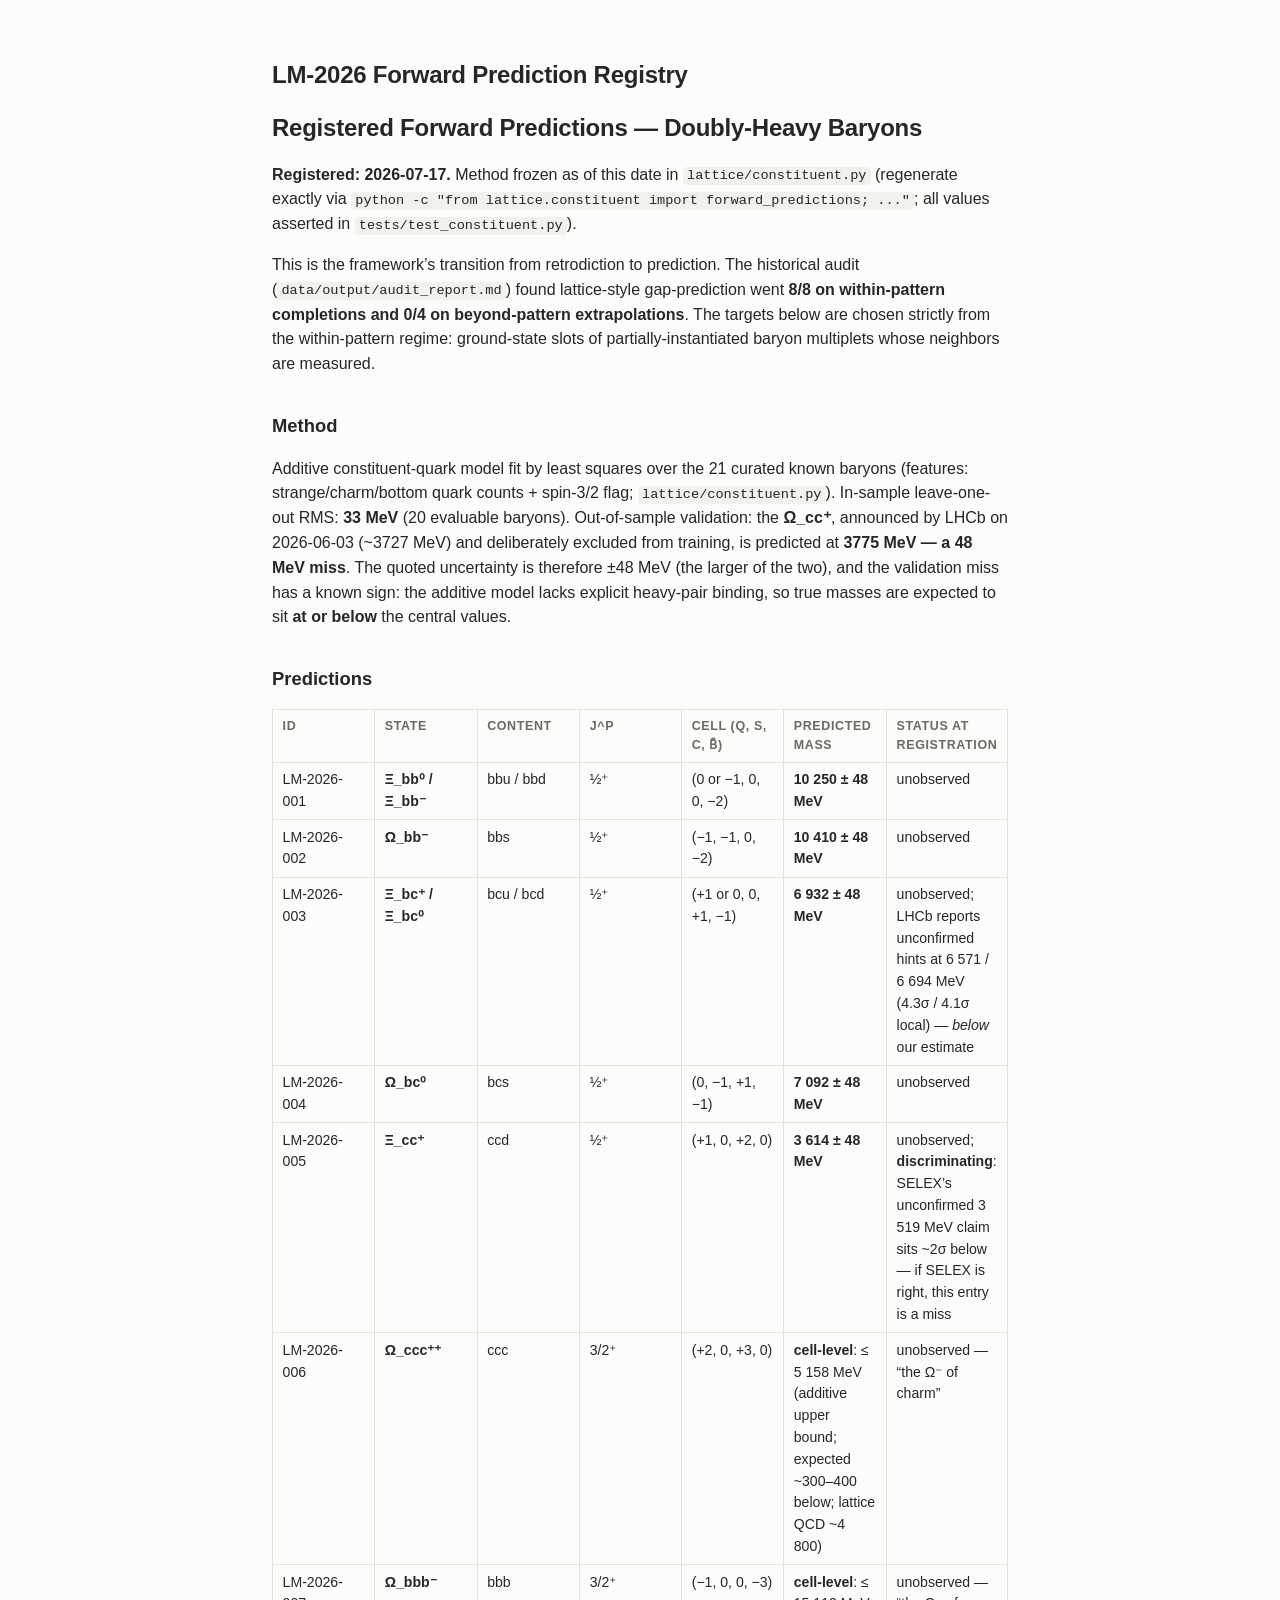
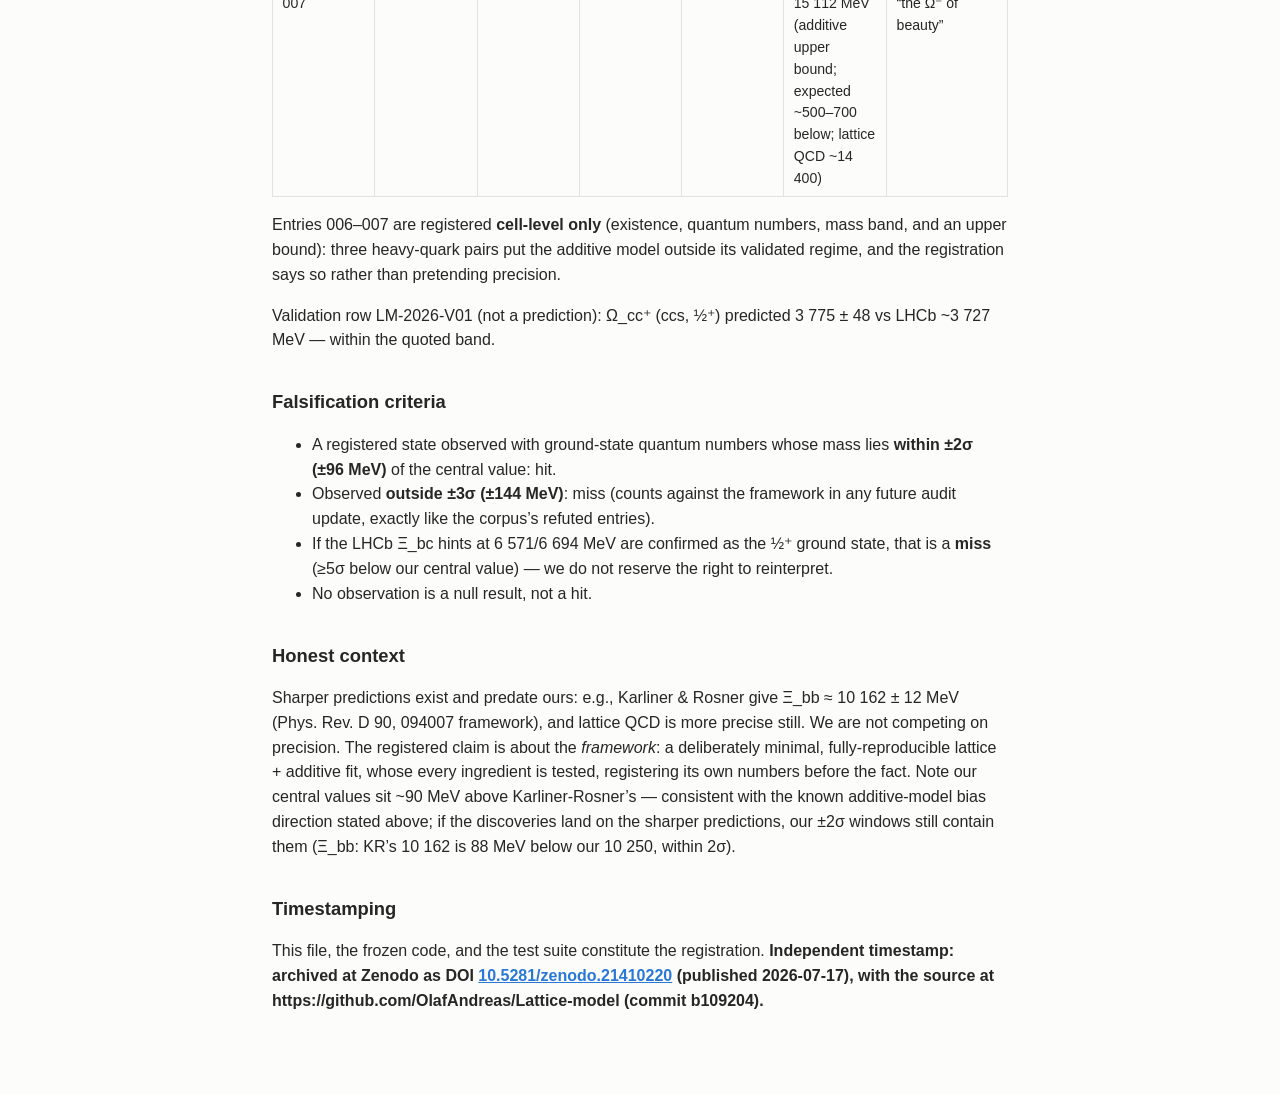
<file: docs/registry.html>
<!DOCTYPE html>
<html xmlns="http://www.w3.org/1999/xhtml">
<head>
  <meta charset="utf-8" />
  <meta name="generator" content="pandoc" />
  <meta name="viewport" content="width=device-width, initial-scale=1.0, user-scalable=yes" />
  <title>LM-2026 Forward Prediction Registry</title>
  <style>
    /* Default styles provided by pandoc.
    ** See https://pandoc.org/MANUAL.html#variables-for-html for config info.
    */
    span.smallcaps{font-variant: small-caps;}
    div.columns{display: flex; gap: min(4vw, 1.5em);}
    div.column{flex: auto; overflow-x: auto;}
    div.hanging-indent{margin-left: 1.5em; text-indent: -1.5em;}
    /* The extra [class] is a hack that increases specificity enough to
       override a similar rule in reveal.js */
    ul.task-list[class]{list-style: none;}
    ul.task-list li input[type="checkbox"] {
      font-size: inherit;
      width: 0.8em;
      margin: 0 0.8em 0.2em -1.6em;
      vertical-align: middle;
    }
    .display.math{display: block; text-align: center; margin: 0.5rem auto;}
  </style>
  <link rel="stylesheet" href="site.css" />
</head>
<body>
<header id="title-block-header">
<h1 class="title">LM-2026 Forward Prediction Registry</h1>
</header>
<h1 id="registered-forward-predictions-doubly-heavy-baryons">Registered
Forward Predictions — Doubly-Heavy Baryons</h1>
<p><strong>Registered: 2026-07-17.</strong> Method frozen as of this
date in <code>lattice/constituent.py</code> (regenerate exactly via
<code>python -c "from lattice.constituent import forward_predictions; ..."</code>;
all values asserted in <code>tests/test_constituent.py</code>).</p>
<p>This is the framework’s transition from retrodiction to prediction.
The historical audit (<code>data/output/audit_report.md</code>) found
lattice-style gap-prediction went <strong>8/8 on within-pattern
completions and 0/4 on beyond-pattern extrapolations</strong>. The
targets below are chosen strictly from the within-pattern regime:
ground-state slots of partially-instantiated baryon multiplets whose
neighbors are measured.</p>
<h2 id="method">Method</h2>
<p>Additive constituent-quark model fit by least squares over the 21
curated known baryons (features: strange/charm/bottom quark counts +
spin-3/2 flag; <code>lattice/constituent.py</code>). In-sample
leave-one-out RMS: <strong>33 MeV</strong> (20 evaluable baryons).
Out-of-sample validation: the <strong>Ω_cc⁺</strong>, announced by LHCb
on 2026-06-03 (~3727 MeV) and deliberately excluded from training, is
predicted at <strong>3775 MeV — a 48 MeV miss</strong>. The quoted
uncertainty is therefore ±48 MeV (the larger of the two), and the
validation miss has a known sign: the additive model lacks explicit
heavy-pair binding, so true masses are expected to sit <strong>at or
below</strong> the central values.</p>
<h2 id="predictions">Predictions</h2>
<table style="width:100%;">
<colgroup>
<col style="width: 14%" />
<col style="width: 14%" />
<col style="width: 14%" />
<col style="width: 14%" />
<col style="width: 14%" />
<col style="width: 14%" />
<col style="width: 14%" />
</colgroup>
<thead>
<tr>
<th>ID</th>
<th>state</th>
<th>content</th>
<th>J^P</th>
<th>cell (Q, S, C, B̃)</th>
<th>predicted mass</th>
<th>status at registration</th>
</tr>
</thead>
<tbody>
<tr>
<td>LM-2026-001</td>
<td><strong>Ξ_bb⁰ / Ξ_bb⁻</strong></td>
<td>bbu / bbd</td>
<td>½⁺</td>
<td>(0 or −1, 0, 0, −2)</td>
<td><strong>10 250 ± 48 MeV</strong></td>
<td>unobserved</td>
</tr>
<tr>
<td>LM-2026-002</td>
<td><strong>Ω_bb⁻</strong></td>
<td>bbs</td>
<td>½⁺</td>
<td>(−1, −1, 0, −2)</td>
<td><strong>10 410 ± 48 MeV</strong></td>
<td>unobserved</td>
</tr>
<tr>
<td>LM-2026-003</td>
<td><strong>Ξ_bc⁺ / Ξ_bc⁰</strong></td>
<td>bcu / bcd</td>
<td>½⁺</td>
<td>(+1 or 0, 0, +1, −1)</td>
<td><strong>6 932 ± 48 MeV</strong></td>
<td>unobserved; LHCb reports unconfirmed hints at 6 571 / 6 694 MeV
(4.3σ / 4.1σ local) — <em>below</em> our estimate</td>
</tr>
<tr>
<td>LM-2026-004</td>
<td><strong>Ω_bc⁰</strong></td>
<td>bcs</td>
<td>½⁺</td>
<td>(0, −1, +1, −1)</td>
<td><strong>7 092 ± 48 MeV</strong></td>
<td>unobserved</td>
</tr>
<tr>
<td>LM-2026-005</td>
<td><strong>Ξ_cc⁺</strong></td>
<td>ccd</td>
<td>½⁺</td>
<td>(+1, 0, +2, 0)</td>
<td><strong>3 614 ± 48 MeV</strong></td>
<td>unobserved; <strong>discriminating</strong>: SELEX’s unconfirmed 3
519 MeV claim sits ~2σ below — if SELEX is right, this entry is a
miss</td>
</tr>
<tr>
<td>LM-2026-006</td>
<td><strong>Ω_ccc⁺⁺</strong></td>
<td>ccc</td>
<td>3/2⁺</td>
<td>(+2, 0, +3, 0)</td>
<td><strong>cell-level</strong>: ≤ 5 158 MeV (additive upper bound;
expected ~300–400 below; lattice QCD ~4 800)</td>
<td>unobserved — “the Ω⁻ of charm”</td>
</tr>
<tr>
<td>LM-2026-007</td>
<td><strong>Ω_bbb⁻</strong></td>
<td>bbb</td>
<td>3/2⁺</td>
<td>(−1, 0, 0, −3)</td>
<td><strong>cell-level</strong>: ≤ 15 112 MeV (additive upper bound;
expected ~500–700 below; lattice QCD ~14 400)</td>
<td>unobserved — “the Ω⁻ of beauty”</td>
</tr>
</tbody>
</table>
<p>Entries 006–007 are registered <strong>cell-level only</strong>
(existence, quantum numbers, mass band, and an upper bound): three
heavy-quark pairs put the additive model outside its validated regime,
and the registration says so rather than pretending precision.</p>
<p>Validation row LM-2026-V01 (not a prediction): Ω_cc⁺ (ccs, ½⁺)
predicted 3 775 ± 48 vs LHCb ~3 727 MeV — within the quoted band.</p>
<h2 id="falsification-criteria">Falsification criteria</h2>
<ul>
<li>A registered state observed with ground-state quantum numbers whose
mass lies <strong>within ±2σ (±96 MeV)</strong> of the central value:
hit.</li>
<li>Observed <strong>outside ±3σ (±144 MeV)</strong>: miss (counts
against the framework in any future audit update, exactly like the
corpus’s refuted entries).</li>
<li>If the LHCb Ξ_bc hints at 6 571/6 694 MeV are confirmed as the ½⁺
ground state, that is a <strong>miss</strong> (≥5σ below our central
value) — we do not reserve the right to reinterpret.</li>
<li>No observation is a null result, not a hit.</li>
</ul>
<h2 id="honest-context">Honest context</h2>
<p>Sharper predictions exist and predate ours: e.g., Karliner &amp;
Rosner give Ξ_bb ≈ 10 162 ± 12 MeV (Phys. Rev. D 90, 094007 framework),
and lattice QCD is more precise still. We are not competing on
precision. The registered claim is about the <em>framework</em>: a
deliberately minimal, fully-reproducible lattice + additive fit, whose
every ingredient is tested, registering its own numbers before the fact.
Note our central values sit ~90 MeV above Karliner-Rosner’s — consistent
with the known additive-model bias direction stated above; if the
discoveries land on the sharper predictions, our ±2σ windows still
contain them (Ξ_bb: KR’s 10 162 is 88 MeV below our 10 250, within
2σ).</p>
<h2 id="timestamping">Timestamping</h2>
<p>This file, the frozen code, and the test suite constitute the
registration. <strong>Independent timestamp: archived at Zenodo as DOI
<a
href="https://doi.org/10.5281/zenodo.21410220">10.5281/zenodo.21410220</a>
(published 2026-07-17), with the source at
https://github.com/OlafAndreas/Lattice-model (commit
b109204).</strong></p>
</body>
</html>
</file>
<file: docs/site.css>
:root {
  --surface: #fcfcfb; --ink: #262625; --ink2: #6b6a63;
  --grid: #e3e3dd; --accent: #2a78d6;
}
@media (prefers-color-scheme: dark) {
  :root { --surface: #1a1a19; --ink: #f5f5f2; --ink2: #c3c2b7;
          --grid: #33332f; --accent: #3987e5; }
}
body {
  margin: 0 auto; max-width: 46rem; padding: 2.5rem 1.25rem 4rem;
  background: var(--surface); color: var(--ink);
  font: 16px/1.55 -apple-system, BlinkMacSystemFont, "Segoe UI", sans-serif;
}
h1 { font-size: 1.5rem; letter-spacing: -0.01em; text-wrap: balance; }
h2 { font-size: 1.15rem; margin-top: 2.2rem; }
a { color: var(--accent); }
table { border-collapse: collapse; width: 100%; font-size: 0.88rem;
        display: block; overflow-x: auto; }
th, td { border: 1px solid var(--grid); padding: 0.4rem 0.6rem;
         text-align: left; vertical-align: top; }
th { color: var(--ink2); font-size: 0.78rem; text-transform: uppercase;
     letter-spacing: 0.05em; }
code { font-family: ui-monospace, "SF Mono", Menlo, monospace;
       font-size: 0.85em; background: color-mix(in srgb, var(--grid) 45%, var(--surface));
       padding: 0.1em 0.3em; border-radius: 4px; }
blockquote { border-left: 3px solid var(--grid); margin-left: 0;
             padding-left: 1rem; color: var(--ink2); }
</file>
